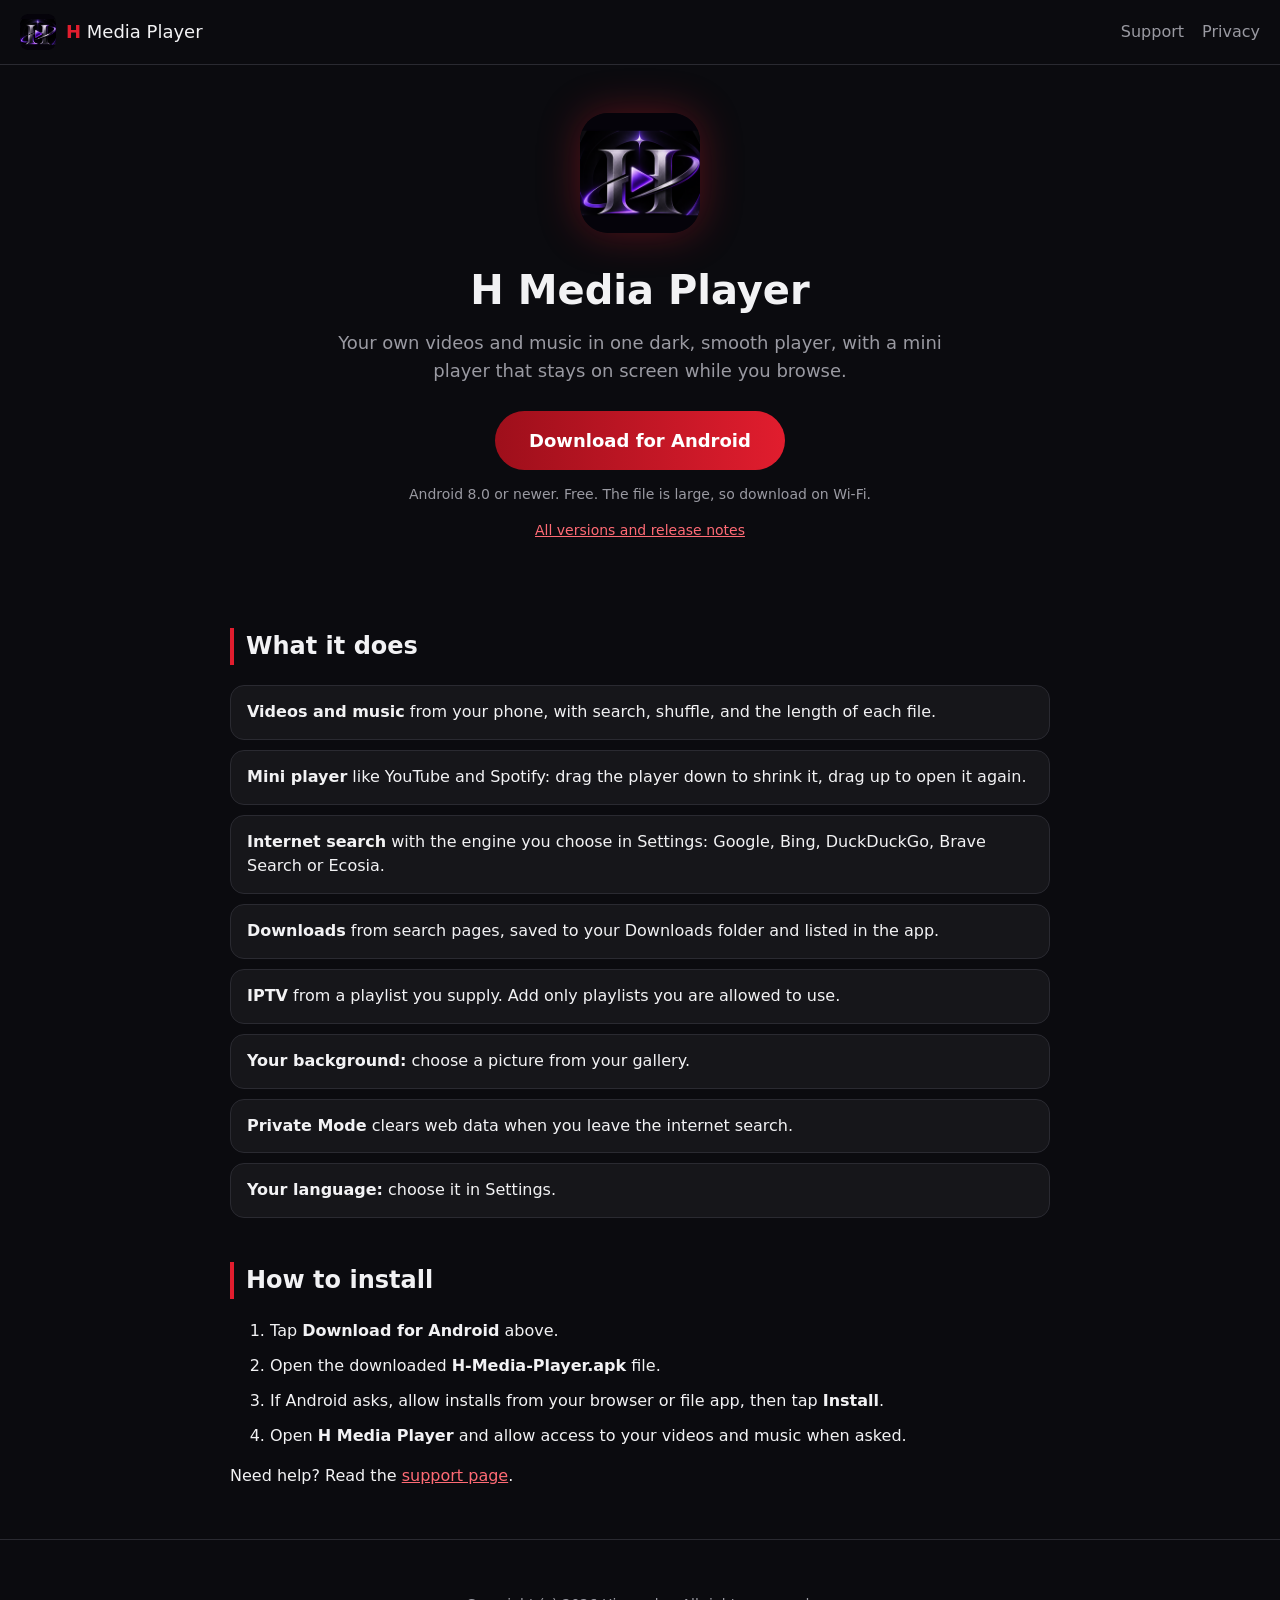
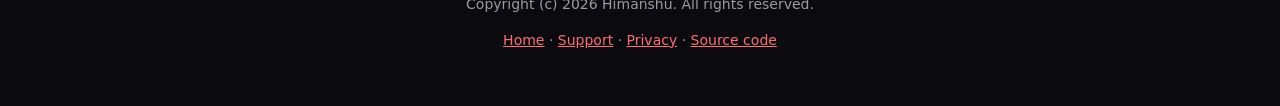
<file: website/index.html>
<!DOCTYPE html>
<html lang="en">
<head>
  <meta charset="utf-8">
  <meta name="viewport" content="width=device-width, initial-scale=1">
  <title>Download | H Media Player</title>
  <meta name="description" content="H Media Player: your own videos and music, internet search, IPTV from your own playlist, and a mini player. Free to download for Android.">
  <link rel="icon" href="assets/logo.png">
  <link rel="stylesheet" href="style.css">
</head>
<body>
<header class="top">
  <a class="brand" href="index.html"><img src="assets/logo.png" alt="" width="36" height="36"><span><b>H</b> Media Player</span></a>
  <nav><a href="support.html">Support</a><a href="privacy.html">Privacy</a></nav>
</header>
<main>

<section class="hero">
  <img class="hero-logo" src="assets/logo.png" alt="H Media Player logo" width="120" height="120">
  <h1>H Media Player</h1>
  <p class="lead">Your own videos and music in one dark, smooth player, with a mini player that stays on screen while you browse.</p>
  <a class="button" href="https://github.com/hsgamingminecraft9564-droid/H-media-/releases/latest/download/H-Media-Player.apk">Download for Android</a>
  <p class="small">Android 8.0 or newer. Free. The file is large, so download on Wi-Fi.</p>
  <p class="small"><a href="https://github.com/hsgamingminecraft9564-droid/H-media-/releases">All versions and release notes</a></p>
</section>

<section>
  <h2>What it does</h2>
  <ul class="features">
    <li><b>Videos and music</b> from your phone, with search, shuffle, and the length of each file.</li>
    <li><b>Mini player</b> like YouTube and Spotify: drag the player down to shrink it, drag up to open it again.</li>
    <li><b>Internet search</b> with the engine you choose in Settings: Google, Bing, DuckDuckGo, Brave Search or Ecosia.</li>
    <li><b>Downloads</b> from search pages, saved to your Downloads folder and listed in the app.</li>
    <li><b>IPTV</b> from a playlist you supply. Add only playlists you are allowed to use.</li>
    <li><b>Your background:</b> choose a picture from your gallery.</li>
    <li><b>Private Mode</b> clears web data when you leave the internet search.</li>
    <li><b>Your language:</b> choose it in Settings.</li>
  </ul>
</section>

<section>
  <h2>How to install</h2>
  <ol class="steps">
    <li>Tap <b>Download for Android</b> above.</li>
    <li>Open the downloaded <b>H-Media-Player.apk</b> file.</li>
    <li>If Android asks, allow installs from your browser or file app, then tap <b>Install</b>.</li>
    <li>Open <b>H Media Player</b> and allow access to your videos and music when asked.</li>
  </ol>
  <p>Need help? Read the <a href="support.html">support page</a>.</p>
</section>

</main>
<footer>
  <p>Copyright (c) 2026 Himanshu. All rights reserved.</p>
  <p><a href="index.html">Home</a> · <a href="support.html">Support</a> · <a href="privacy.html">Privacy</a> · <a href="https://github.com/hsgamingminecraft9564-droid/H-media-">Source code</a></p>
</footer>
</body>
</html>
</file>
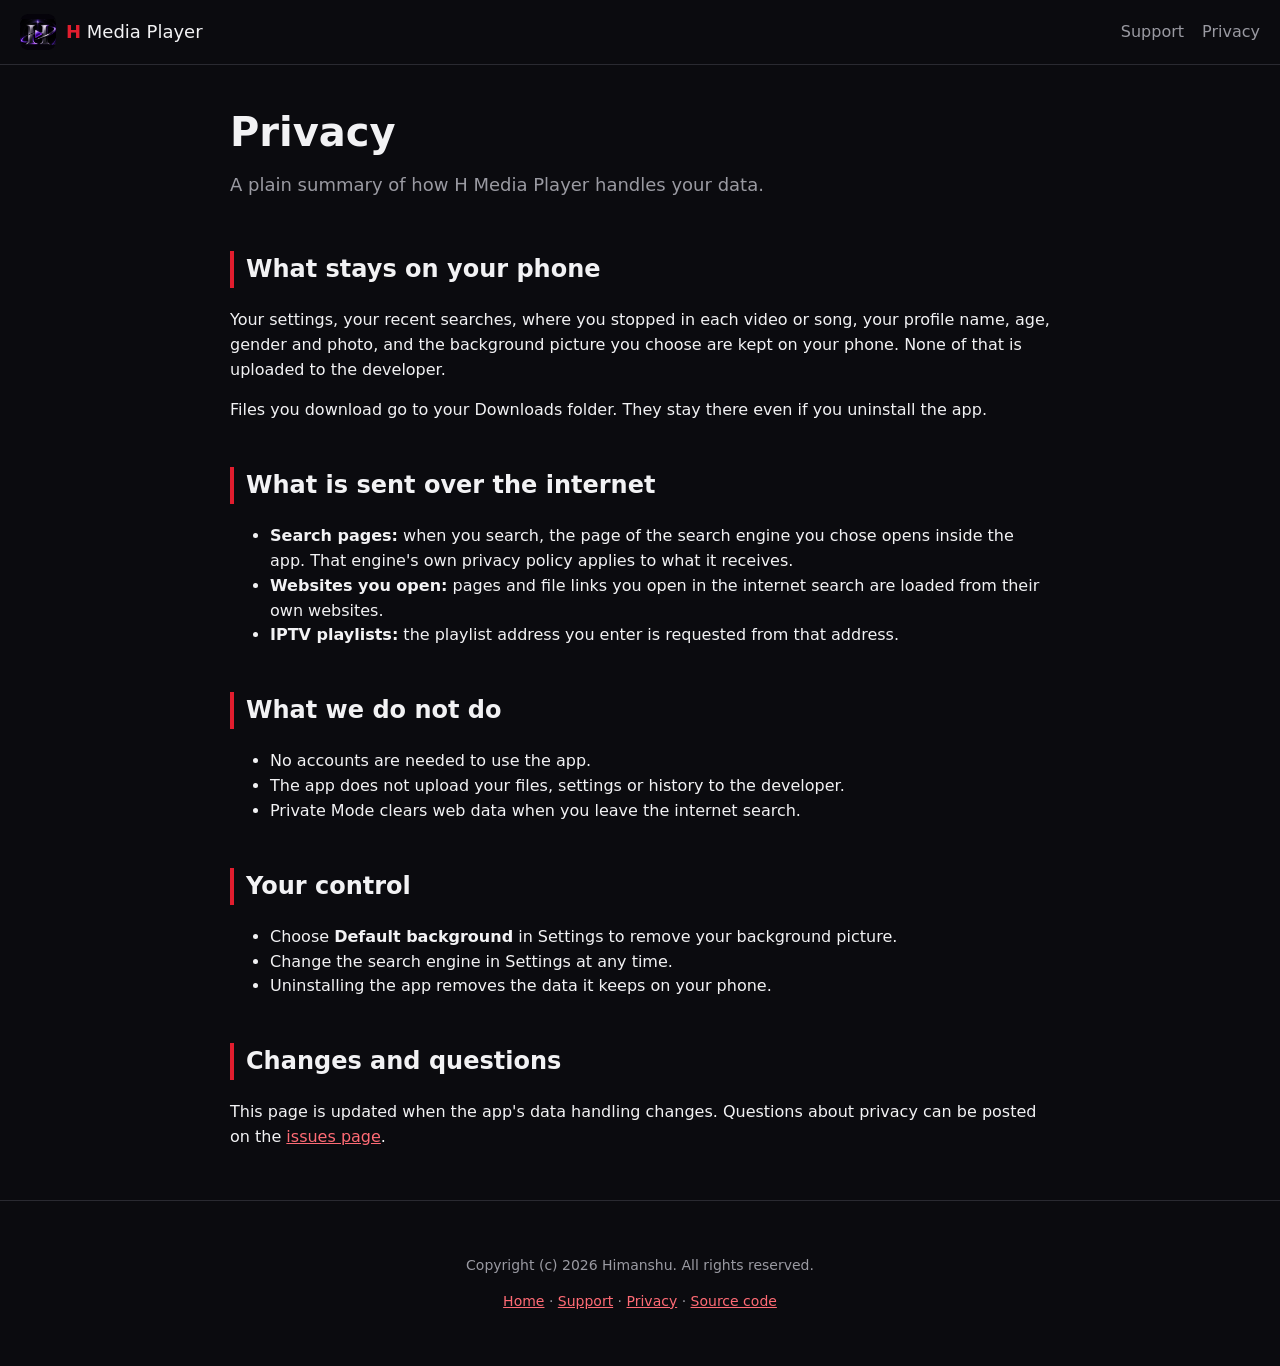
<file: website/privacy.html>
<!DOCTYPE html>
<html lang="en">
<head>
  <meta charset="utf-8">
  <meta name="viewport" content="width=device-width, initial-scale=1">
  <title>Privacy | H Media Player</title>
  <meta name="description" content="How H Media Player handles your data: what stays on your phone and what is sent over the internet.">
  <link rel="icon" href="assets/logo.png">
  <link rel="stylesheet" href="style.css">
</head>
<body>
<header class="top">
  <a class="brand" href="index.html"><img src="assets/logo.png" alt="" width="36" height="36"><span><b>H</b> Media Player</span></a>
  <nav><a href="support.html">Support</a><a href="privacy.html">Privacy</a></nav>
</header>
<main>

<section class="hero-small">
  <h1>Privacy</h1>
  <p class="lead">A plain summary of how H Media Player handles your data.</p>
</section>

<section>
  <h2>What stays on your phone</h2>
  <p>Your settings, your recent searches, where you stopped in each video or song, your profile name, age, gender and photo, and the background picture you choose are kept on your phone. None of that is uploaded to the developer.</p>
  <p>Files you download go to your Downloads folder. They stay there even if you uninstall the app.</p>
</section>

<section>
  <h2>What is sent over the internet</h2>
  <ul>
    <li><b>Search pages:</b> when you search, the page of the search engine you chose opens inside the app. That engine's own privacy policy applies to what it receives.</li>
    <li><b>Websites you open:</b> pages and file links you open in the internet search are loaded from their own websites.</li>
    <li><b>IPTV playlists:</b> the playlist address you enter is requested from that address.</li>
  </ul>
</section>

<section>
  <h2>What we do not do</h2>
  <ul>
    <li>No accounts are needed to use the app.</li>
    <li>The app does not upload your files, settings or history to the developer.</li>
    <li>Private Mode clears web data when you leave the internet search.</li>
  </ul>
</section>

<section>
  <h2>Your control</h2>
  <ul>
    <li>Choose <b>Default background</b> in Settings to remove your background picture.</li>
    <li>Change the search engine in Settings at any time.</li>
    <li>Uninstalling the app removes the data it keeps on your phone.</li>
  </ul>
</section>

<section>
  <h2>Changes and questions</h2>
  <p>This page is updated when the app's data handling changes. Questions about privacy can be posted on the <a href="https://github.com/hsgamingminecraft9564-droid/H-media-/issues/new">issues page</a>.</p>
</section>

</main>
<footer>
  <p>Copyright (c) 2026 Himanshu. All rights reserved.</p>
  <p><a href="index.html">Home</a> · <a href="support.html">Support</a> · <a href="privacy.html">Privacy</a> · <a href="https://github.com/hsgamingminecraft9564-droid/H-media-">Source code</a></p>
</footer>
</body>
</html>
</file>
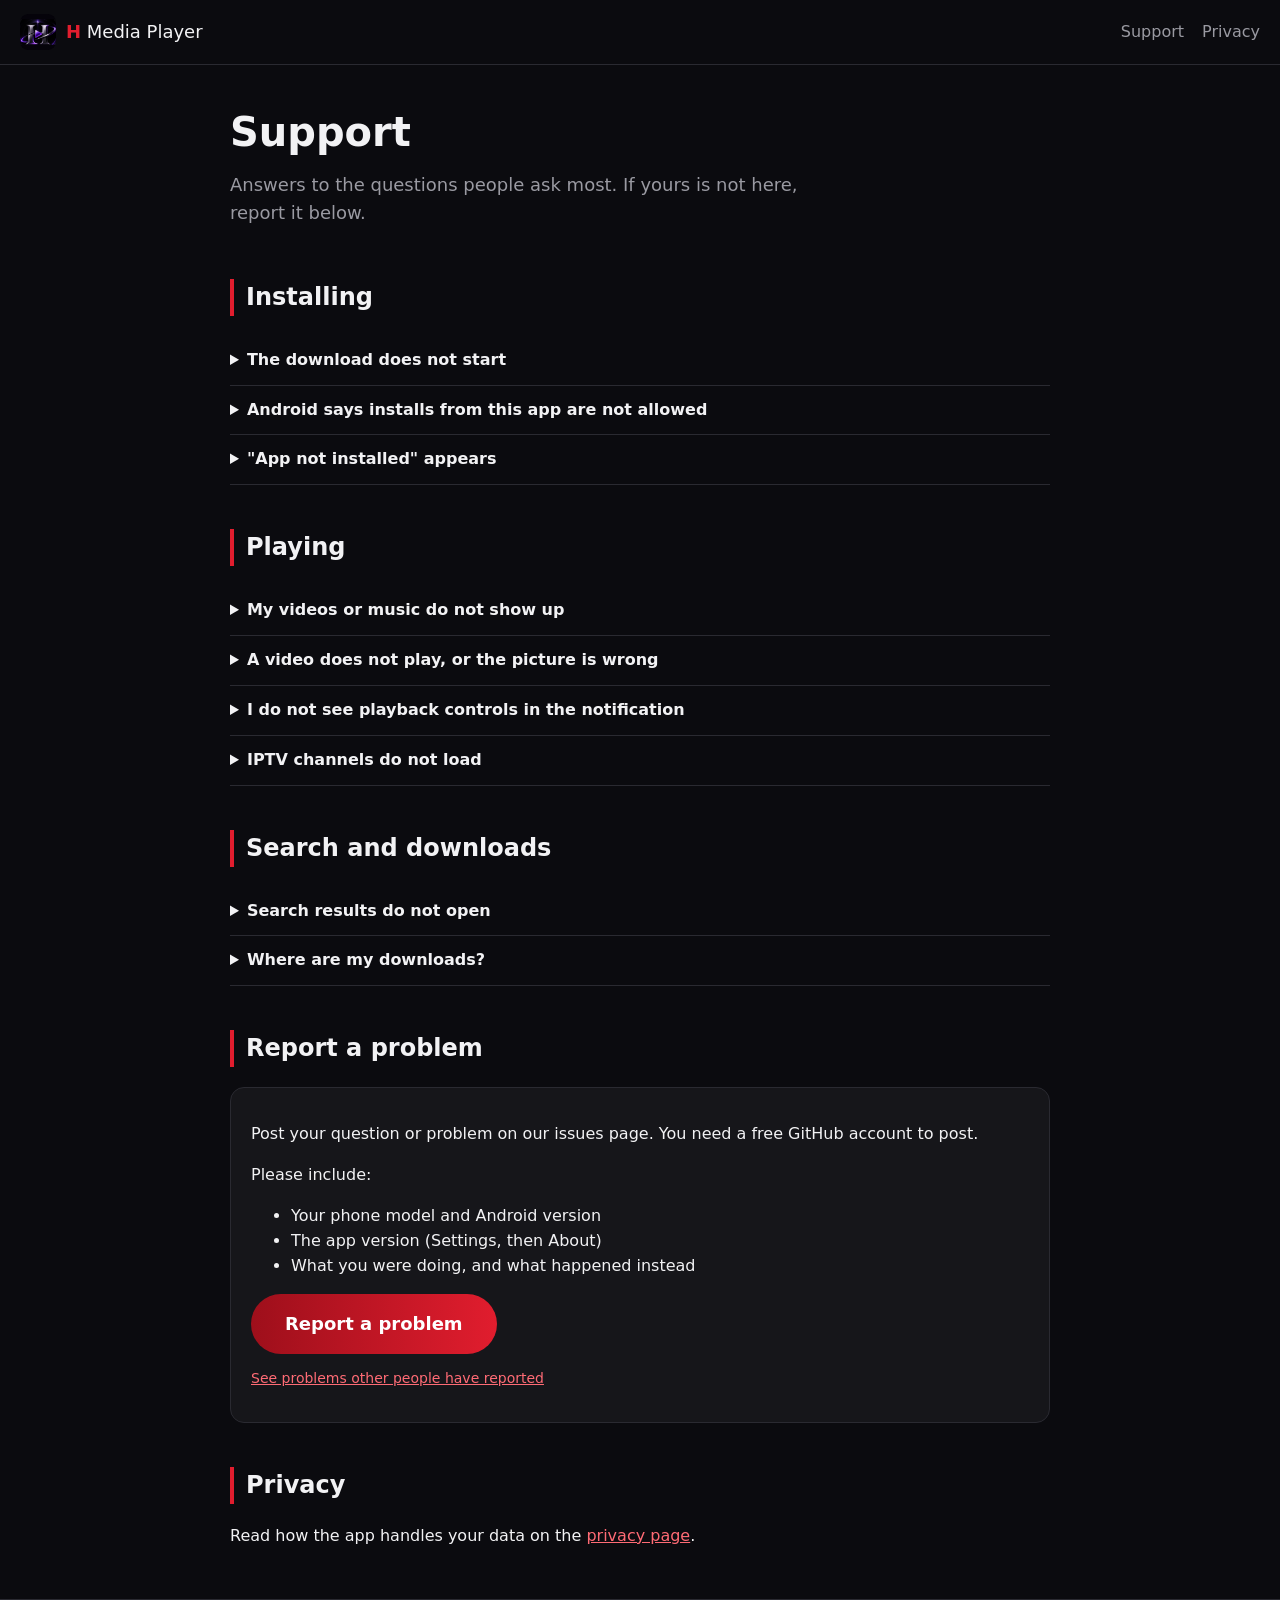
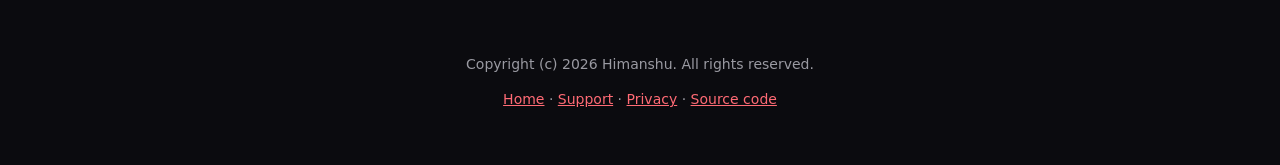
<file: website/support.html>
<!DOCTYPE html>
<html lang="en">
<head>
  <meta charset="utf-8">
  <meta name="viewport" content="width=device-width, initial-scale=1">
  <title>Support | H Media Player</title>
  <meta name="description" content="Help with installing, playing and finding files in H Media Player, and how to report a problem.">
  <link rel="icon" href="assets/logo.png">
  <link rel="stylesheet" href="style.css">
</head>
<body>
<header class="top">
  <a class="brand" href="index.html"><img src="assets/logo.png" alt="" width="36" height="36"><span><b>H</b> Media Player</span></a>
  <nav><a href="support.html">Support</a><a href="privacy.html">Privacy</a></nav>
</header>
<main>

<section class="hero-small">
  <h1>Support</h1>
  <p class="lead">Answers to the questions people ask most. If yours is not here, report it below.</p>
</section>

<section>
  <h2>Installing</h2>
  <details>
    <summary>The download does not start</summary>
    <p>Try again on Wi-Fi. If your browser blocks the file, choose Keep or Download anyway.</p>
  </details>
  <details>
    <summary>Android says installs from this app are not allowed</summary>
    <p>Open Settings, then Apps or Special access, then Install unknown apps. Allow your browser or file app. The exact names differ on each phone brand.</p>
  </details>
  <details>
    <summary>"App not installed" appears</summary>
    <p>An older version may be installed with a different signature. Uninstall H Media Player first, then install the new file again.</p>
  </details>
</section>

<section>
  <h2>Playing</h2>
  <details>
    <summary>My videos or music do not show up</summary>
    <p>Allow access to videos and music for H Media Player: Settings, then Apps, then H Media Player, then Permissions. Close the app and open it again.</p>
  </details>
  <details>
    <summary>A video does not play, or the picture is wrong</summary>
    <p>Some video types and codecs cannot be played on every phone. Tell us the file type (for example MP4 or MKV) and your phone model when you report it.</p>
  </details>
  <details>
    <summary>I do not see playback controls in the notification</summary>
    <p>On Android 13 and newer, allow notifications for H Media Player in Settings, then Notifications.</p>
  </details>
  <details>
    <summary>IPTV channels do not load</summary>
    <p>Check that the playlist address starts with https:// and that it is a playlist you are allowed to use. H Media Player does not provide any channels.</p>
  </details>
</section>

<section>
  <h2>Search and downloads</h2>
  <details>
    <summary>Search results do not open</summary>
    <p>Choose another search engine in Settings, then Search engine. Some engines show a "verify you are not a robot" page inside apps. Trying a different engine usually fixes it.</p>
  </details>
  <details>
    <summary>Where are my downloads?</summary>
    <p>Files are saved to the Downloads folder on your phone. Open Downloads in the internet search screen or in Settings to see the list in the app. Tap a finished file to play it.</p>
  </details>
</section>

<section>
  <h2>Report a problem</h2>
  <div class="card">
    <p>Post your question or problem on our issues page. You need a free GitHub account to post.</p>
    <p>Please include:</p>
    <ul>
      <li>Your phone model and Android version</li>
      <li>The app version (Settings, then About)</li>
      <li>What you were doing, and what happened instead</li>
    </ul>
    <a class="button" href="https://github.com/hsgamingminecraft9564-droid/H-media-/issues/new">Report a problem</a>
    <p class="small"><a href="https://github.com/hsgamingminecraft9564-droid/H-media-/issues">See problems other people have reported</a></p>
  </div>
</section>

<section>
  <h2>Privacy</h2>
  <p>Read how the app handles your data on the <a href="privacy.html">privacy page</a>.</p>
</section>

</main>
<footer>
  <p>Copyright (c) 2026 Himanshu. All rights reserved.</p>
  <p><a href="index.html">Home</a> · <a href="support.html">Support</a> · <a href="privacy.html">Privacy</a> · <a href="https://github.com/hsgamingminecraft9564-droid/H-media-">Source code</a></p>
</footer>
</body>
</html>
</file>
<file: website/style.css>
:root{--bg:#0b0b0f;--panel:#16161a;--line:#2a2a31;--red:#e11d2e;--red-dark:#9e0f1b;--text:#f2f2f4;--muted:#9a9aa2}
*{box-sizing:border-box}
html,body{margin:0;background:var(--bg);color:var(--text);font-family:system-ui,-apple-system,"Segoe UI",Roboto,sans-serif;line-height:1.55}
a{color:#ff6b75}
.top{display:flex;align-items:center;justify-content:space-between;flex-wrap:wrap;gap:10px;padding:14px 20px;border-bottom:1px solid var(--line)}
.brand{display:flex;align-items:center;gap:10px;color:var(--text);text-decoration:none;font-size:18px}
.brand img{border-radius:8px}
.brand b{color:var(--red)}
nav a{color:var(--muted);text-decoration:none;margin-left:18px}
nav a:hover{color:var(--text)}
main{max-width:860px;margin:0 auto;padding:0 20px}
.hero{text-align:center;padding:48px 0 28px}
.hero-small{padding:36px 0 8px}
.hero-logo{border-radius:28px;box-shadow:0 0 40px rgba(225,29,46,.35)}
h1{font-size:40px;margin:18px 0 8px}
.hero-small h1{margin-top:0}
h2{margin-top:44px;border-left:4px solid var(--red);padding-left:12px}
.lead{color:var(--muted);font-size:18px;max-width:620px;margin:0 auto 26px}
.hero-small .lead{margin:0}
.button{display:inline-block;background:linear-gradient(90deg,var(--red-dark),var(--red));color:#fff;text-decoration:none;font-weight:600;padding:16px 34px;border-radius:30px;font-size:18px}
.button:hover{filter:brightness(1.1)}
.small{color:var(--muted);font-size:14px}
ul.features{padding:0;list-style:none}
ul.features li{margin:10px 0;background:var(--panel);border:1px solid var(--line);border-radius:14px;padding:14px 16px}
ol.steps li{margin:10px 0}
details{border-bottom:1px solid var(--line)}
details summary{cursor:pointer;font-weight:600;padding:12px 0}
details p{color:var(--muted);margin:0 0 14px}
.card{background:var(--panel);border:1px solid var(--line);border-radius:14px;padding:18px 20px;margin:16px 0}
footer{text-align:center;color:var(--muted);font-size:14px;padding:40px 20px;border-top:1px solid var(--line);margin-top:50px}
@media (max-width:600px){h1{font-size:30px}nav a{margin-left:12px}}
</file>
